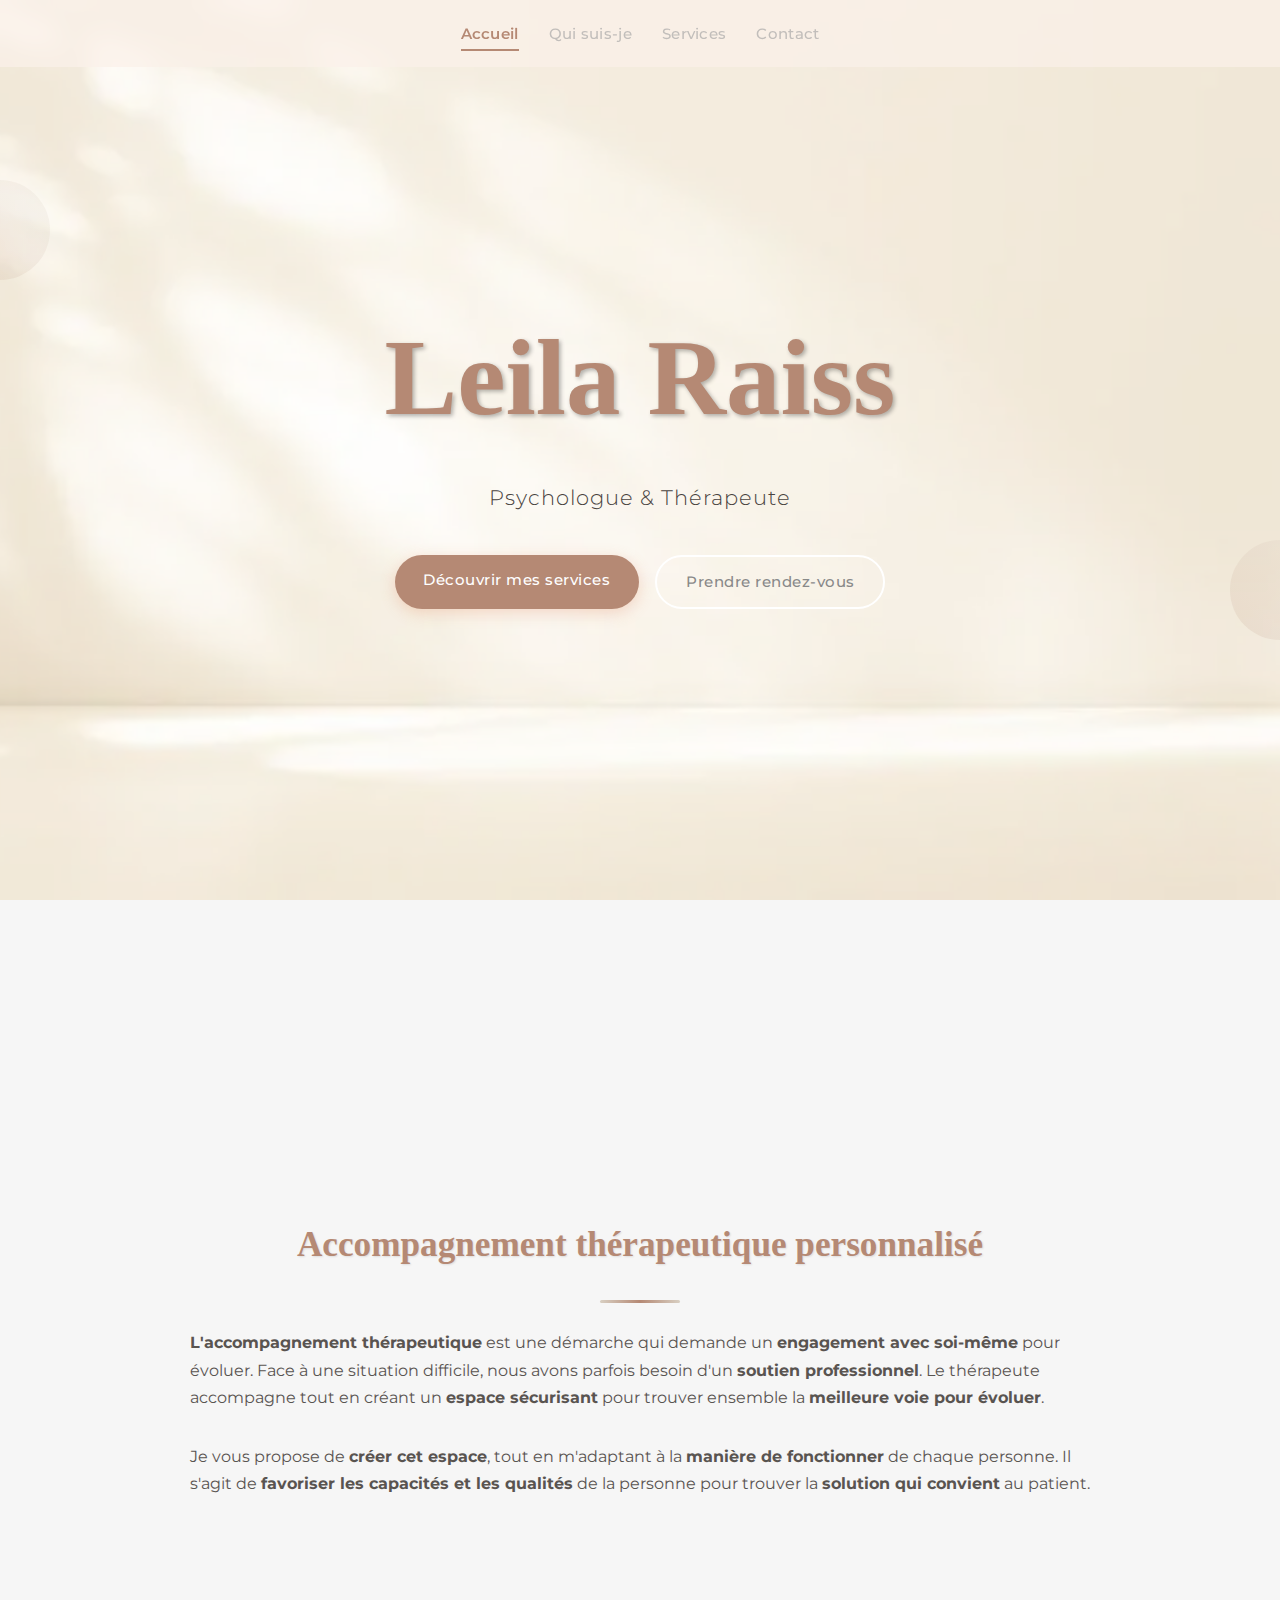
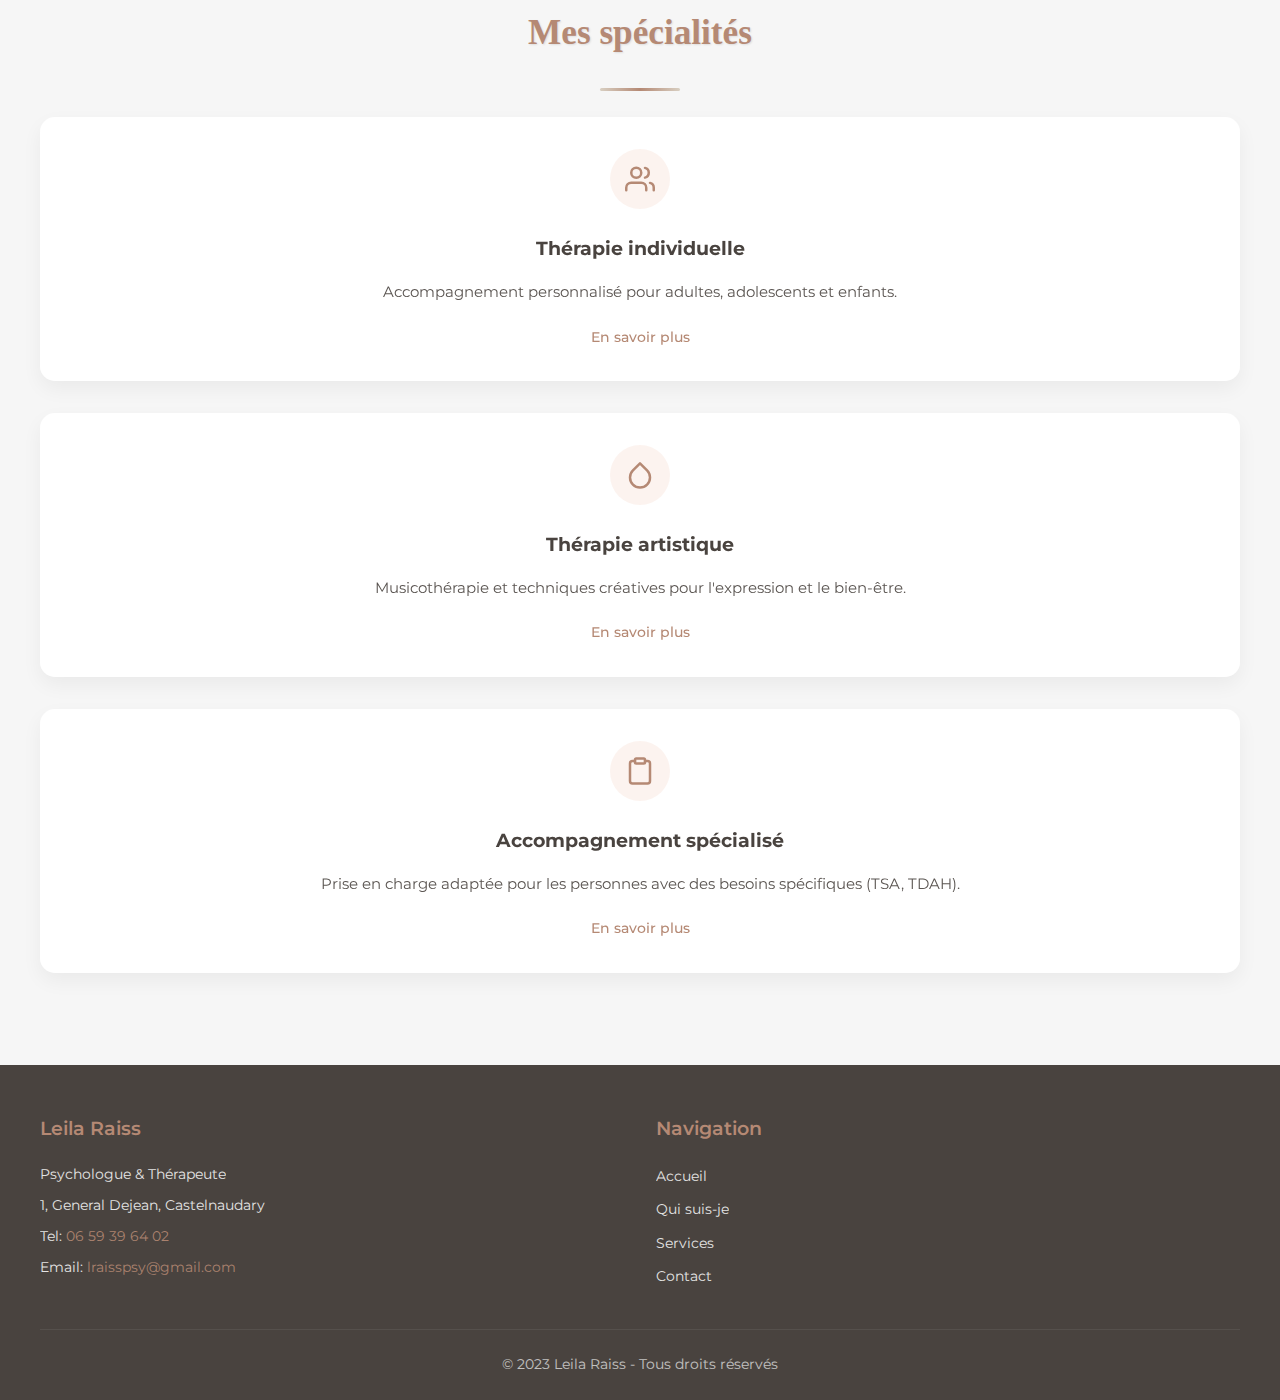
<file: index.html>
<!DOCTYPE html>
<html lang="fr">
<head>
    <link rel="preconnect" href="https://fonts.googleapis.com">
    <link rel="preconnect" href="https://fonts.gstatic.com" crossorigin>
    <link href="https://fonts.googleapis.com/css2?family=Knewave&family=Montserrat:wght@300;400;500;600;700&display=swap" rel="stylesheet">
    <meta charset="UTF-8">
    <meta name="viewport" content="width=device-width, initial-scale=1.0">
    <title>Leila Raiss - Psychologue</title>
    <link rel="stylesheet" href="Styles-leila.css">
    <script src="script.js" defer></script>
</head>
<body>
    <!-- Éléments de décorations background -->
    <div class="background-deco deco-left deco-circle"></div>
    <div class="background-deco deco-right deco-circle" style="top: 60%;"></div>

    <header>
        <nav>
            <ul>
                <li><a href="index.html" class="nav-link active">Accueil</a></li>
                <li><a href="qui-suis-je.html" class="nav-link">Qui suis-je</a></li>
                <li><a href="services.html" class="nav-link">Services</a></li>
                <li><a href="contact.html" class="nav-link">Contact</a></li>
            </ul>
        </nav>
    </header>

    <!-- Section d'accueil avec grande image -->
    <section class="hero-section">
        <div class="hero-content">
            <h1>Leila Raiss</h1>
            <p class="subtitle">Psychologue & Thérapeute</p>
            <div class="hero-buttons">
                <a href="services.html" class="btn btn-primary">Découvrir mes services</a>
                <a href="contact.html" class="btn btn-secondary">Prendre rendez-vous</a>
            </div>
        </div>
    </section>

    <!-- Section Introduction -->
    <section class="content-section intro-section">
        <div class="container">
            <h2 style="margin-top: 2rem;">Accompagnement thérapeutique personnalisé</h2>
            <div class="section-content">
                <p><strong>L'accompagnement thérapeutique</strong> est une démarche qui demande un <strong>engagement avec soi-même</strong> pour évoluer. Face à une situation difficile, nous avons parfois besoin d'un <strong>soutien professionnel</strong>. Le thérapeute accompagne tout en créant un <strong>espace sécurisant</strong> pour trouver ensemble la <strong>meilleure voie pour évoluer</strong>.</p>
                <p>Je vous propose de <strong>créer cet espace</strong>, tout en m'adaptant à la <strong>manière de fonctionner</strong> de chaque personne. Il s'agit de <strong>favoriser les capacités et les qualités</strong> de la personne pour trouver la <strong>solution qui convient</strong> au patient.</p>
            </div>
        </div>
    </section>

    <!-- Section Spécialités -->
    <section class="content-section specialites-section">
        <div class="container">
            <h2>Mes spécialités</h2>
            <div class="specialites-grid">
                <div class="specialite-card">
                    <div class="specialite-icon">
                        <svg xmlns="http://www.w3.org/2000/svg" viewBox="0 0 24 24" fill="none" stroke="currentColor" stroke-width="2" stroke-linecap="round" stroke-linejoin="round">
                            <path d="M17 21v-2a4 4 0 0 0-4-4H5a4 4 0 0 0-4 4v2"></path>
                            <circle cx="9" cy="7" r="4"></circle>
                            <path d="M23 21v-2a4 4 0 0 0-3-3.87"></path>
                            <path d="M16 3.13a4 4 0 0 1 0 7.75"></path>
                        </svg>
                    </div>
                    <h3>Thérapie individuelle</h3>
                    <p>Accompagnement personnalisé pour adultes, adolescents et enfants.</p>
                    <a href="services.html#individuelle" class="btn-link">En savoir plus</a>
                </div>
                <div class="specialite-card">
                    <div class="specialite-icon">
                        <svg xmlns="http://www.w3.org/2000/svg" viewBox="0 0 24 24" fill="none" stroke="currentColor" stroke-width="2" stroke-linecap="round" stroke-linejoin="round">
                            <path d="M12 2.69l5.66 5.66a8 8 0 1 1-11.31 0z"></path>
                        </svg>
                    </div>
                    <h3>Thérapie artistique</h3>
                    <p>Musicothérapie et techniques créatives pour l'expression et le bien-être.</p>
                    <a href="services.html#artistique" class="btn-link">En savoir plus</a>
                </div>
                <div class="specialite-card">
                    <div class="specialite-icon">
                        <svg xmlns="http://www.w3.org/2000/svg" viewBox="0 0 24 24" fill="none" stroke="currentColor" stroke-width="2" stroke-linecap="round" stroke-linejoin="round">
                            <path d="M16 4h2a2 2 0 0 1 2 2v14a2 2 0 0 1-2 2H6a2 2 0 0 1-2-2V6a2 2 0 0 1 2-2h2"></path>
                            <rect x="8" y="2" width="8" height="4" rx="1" ry="1"></rect>
                        </svg>
                    </div>
                    <h3>Accompagnement spécialisé</h3>
                    <p>Prise en charge adaptée pour les personnes avec des besoins spécifiques (TSA, TDAH).</p>
                    <a href="services.html#specialise" class="btn-link">En savoir plus</a>
                </div>
            </div>
        </div>
    </section>

    <footer>
        <div class="container">
            <div class="footer-content">
                <div class="footer-info">
                    <h3>Leila Raiss</h3>
                    <p>Psychologue & Thérapeute</p>
                    <p>1, General Dejean, Castelnaudary</p>
                    <p>Tel: <a href="tel:0659396402">06 59 39 64 02</a></p>
                    <p>Email: <a href="mailto:lraisspsy@gmail.com">lraisspsy@gmail.com</a></p>
                </div>
                <div class="footer-nav">
                    <h3>Navigation</h3>
                    <ul>
                        <li><a href="index.html">Accueil</a></li>
                        <li><a href="qui-suis-je.html">Qui suis-je</a></li>
                        <li><a href="services.html">Services</a></li>
                        <li><a href="contact.html">Contact</a></li>
                    </ul>
                </div>
            </div>
            <div class="footer-bottom">
                <p>&copy; 2023 Leila Raiss - Tous droits réservés</p>
            </div>
        </div>
    </footer>
</body>
</html>
</file>
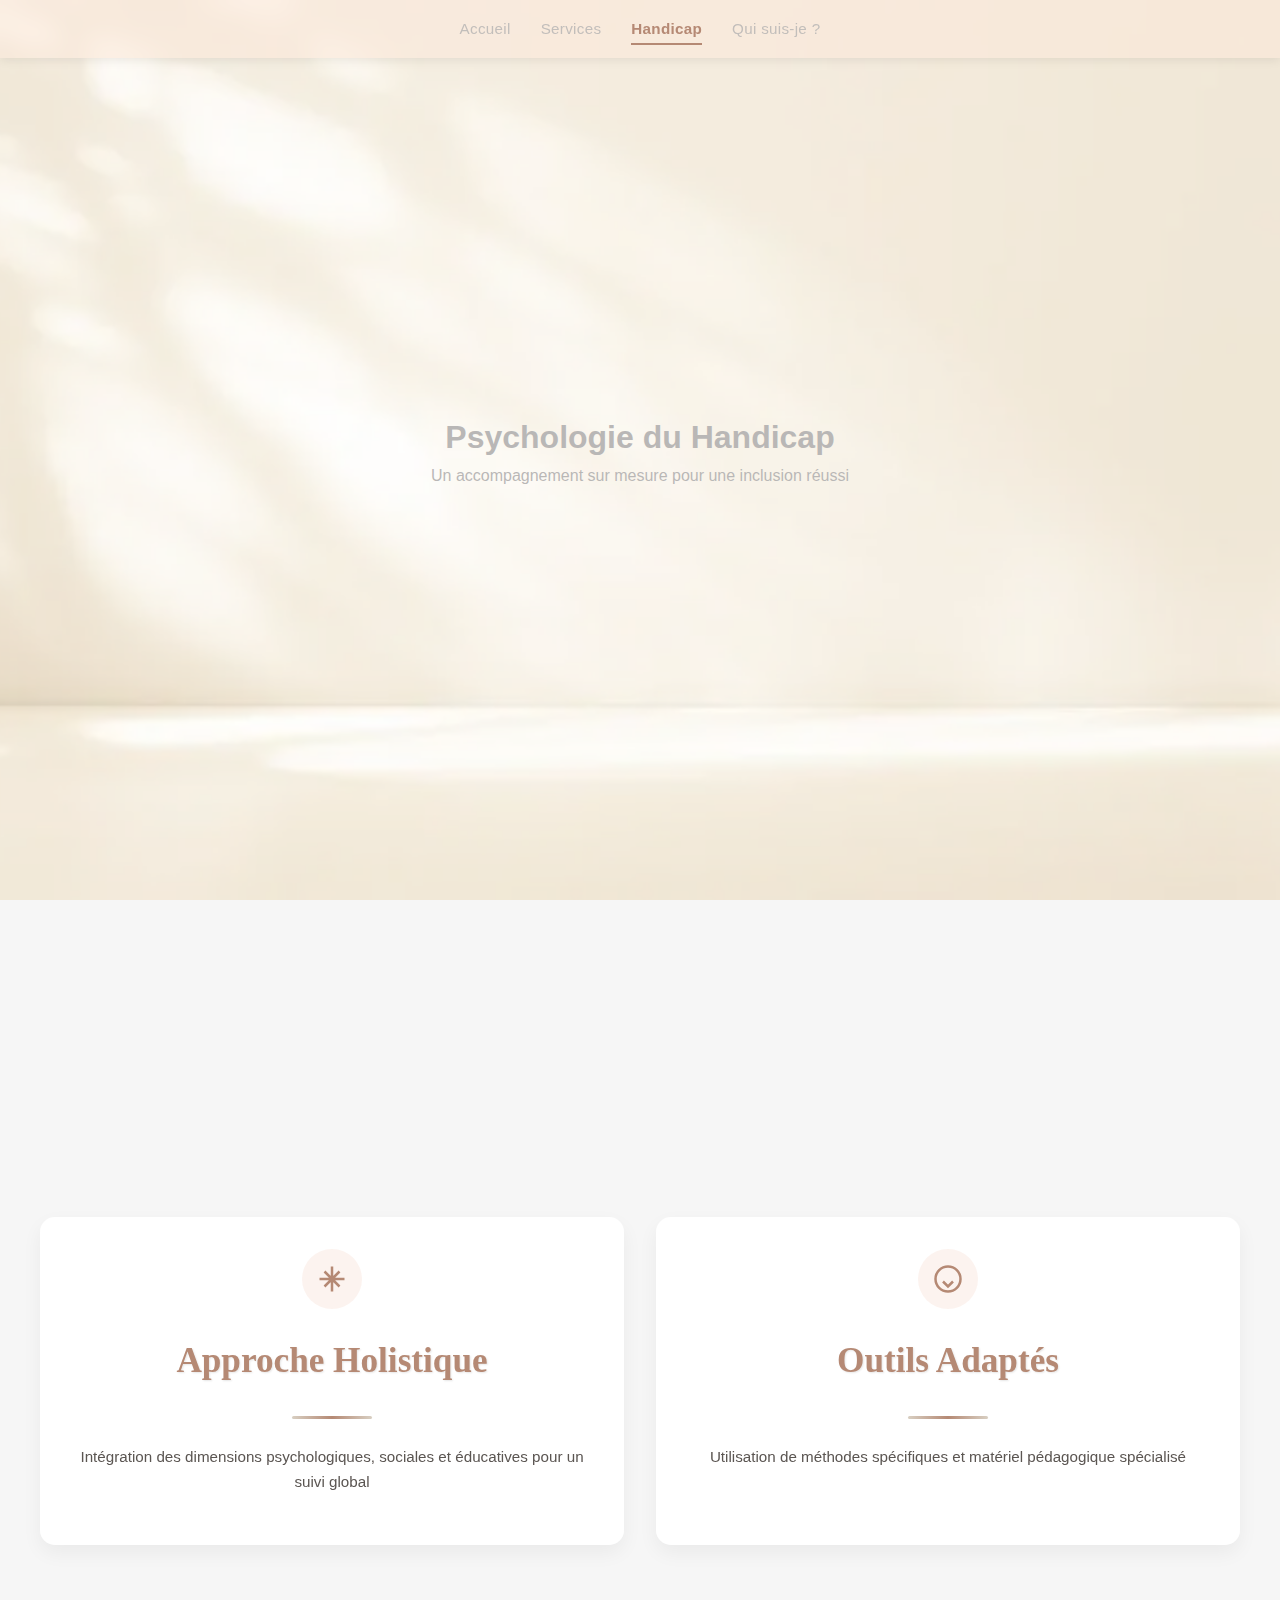
<file: psychologie-handicap.html>
<!DOCTYPE html>
<html lang="fr">
<head>
    <meta charset="UTF-8">
    <meta name="viewport" content="width=device-width, initial-scale=1.0">
    <title>Psychologie du Handicap - Leila Raiss</title>
    <link rel="stylesheet" href="Styles-leila.css">
</head>
<body>
    <header class="header-scrolled">
        <div class="container">
            <nav>
                <ul>
                    <li><a href="index.html" class="nav-link">Accueil</a></li>
                    <li><a href="services.html" class="nav-link">Services</a></li>
                    <li><a href="psychologie-handicap.html" class="nav-link active">Handicap</a></li>
                    <li><a href="qui-suis-je.html" class="nav-link">Qui suis-je ?</a></li>
                </ul>
            </nav>
        </div>
    </header>

    <section class="hero-section specialite-hero">
        <div class="hero-overlay">
            <h1>Psychologie du Handicap</h1>
            <p>Un accompagnement sur mesure pour une inclusion réussi</p>
        </div>
    </section>

    <section class="content-section">
        <div class="container">
            <div class="specialite-grid">
                <div class="specialite-card highlight">
                    <div class="specialite-icon">
                        <svg xmlns="http://www.w3.org/2000/svg" viewBox="0 0 24 24" fill="none" stroke="currentColor" stroke-width="2">
                            <path d="M12 2v20M2 12h20M6 6l12 12M6 18l12-12"/>
                        </svg>
                    </div>
                    <h2>Approche Holistique</h2>
                    <p>Intégration des dimensions psychologiques, sociales et éducatives pour un suivi global</p>
                </div>

                <div class="specialite-card">
                    <div class="specialite-icon">
                        <svg xmlns="http://www.w3.org/2000/svg" viewBox="0 0 24 24" fill="none" stroke="currentColor" stroke-width="2">
                            <circle cx="12" cy="12" r="10"/>
                            <path d="M8 14l4 4 4-4"/>
                        </svg>
                    </div>
                    <h2>Outils Adaptés</h2>
                    <p>Utilisation de méthodes spécifiques et matériel pédagogique spécialisé</p>
                </div>
            </div>
        </div>
    </section>

    <footer>
        <!-- Footer standard -->
    </footer>
    <script src="script.js"></script>
</body>
</html>
</file>
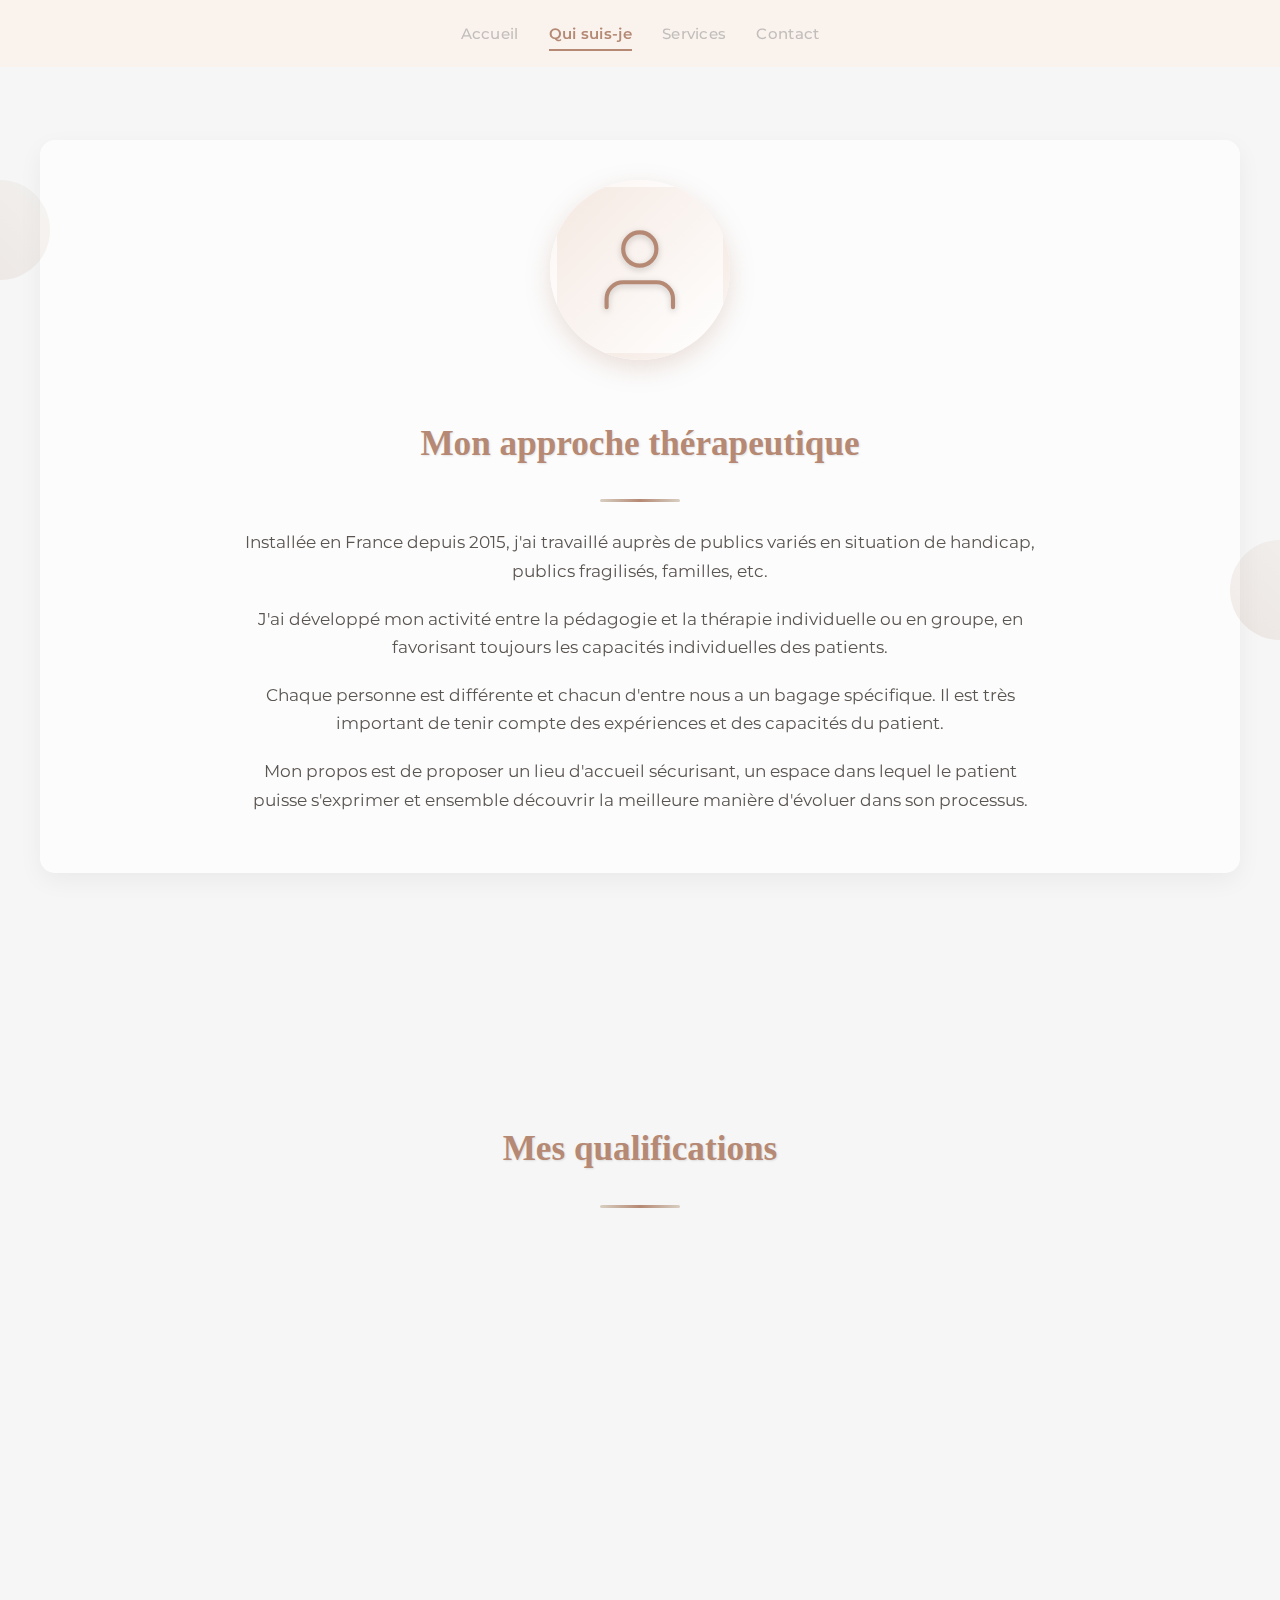
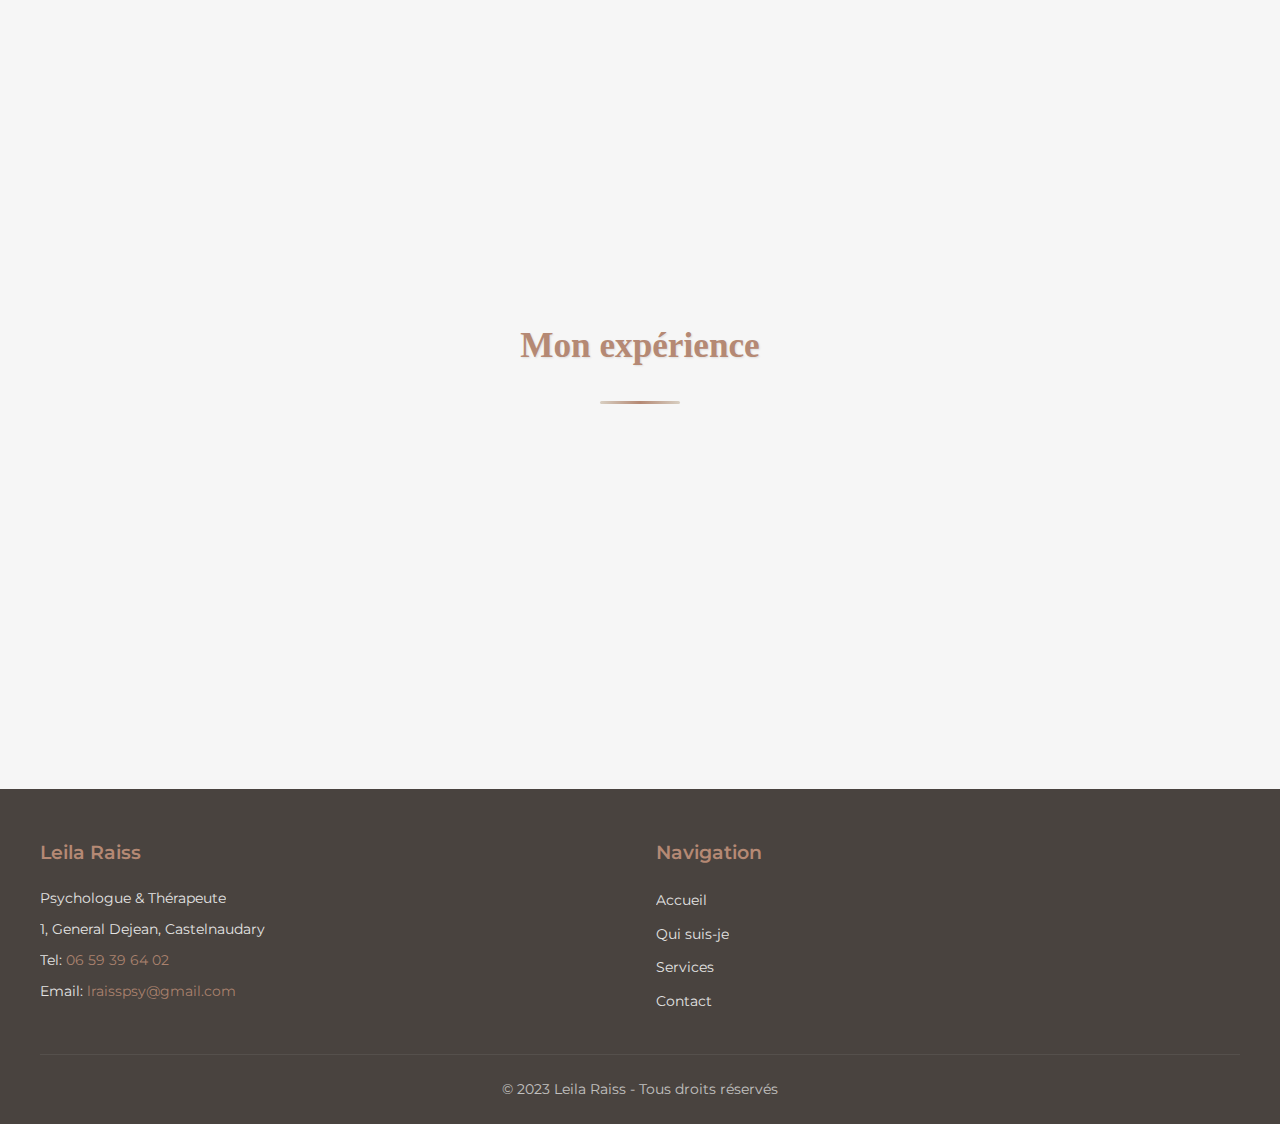
<file: qui-suis-je.html>
<!DOCTYPE html>
<html lang="fr">
<head>
    <link rel="preconnect" href="https://fonts.googleapis.com">
    <link rel="preconnect" href="https://fonts.gstatic.com" crossorigin>
    <link href="https://fonts.googleapis.com/css2?family=Knewave&family=Montserrat:wght@300;400;500;600;700&display=swap" rel="stylesheet">
    <meta charset="UTF-8">
    <meta name="viewport" content="width=device-width, initial-scale=1.0">
    <title>Qui suis-je - Leila Raiss</title>
    <link rel="stylesheet" href="Styles-leila.css">
    <script src="script.js" defer></script>
</head>
<body>
    <!-- Éléments de décorations background -->
    <div class="background-deco deco-left deco-circle"></div>
    <div class="background-deco deco-right deco-circle" style="top: 60%;"></div>

    <header>
        <nav>
            <ul>
                <li><a href="index.html" class="nav-link">Accueil</a></li>
                <li><a href="qui-suis-je.html" class="nav-link active">Qui suis-je</a></li>
                <li><a href="services.html" class="nav-link">Services</a></li>
                <li><a href="contact.html" class="nav-link">Contact</a></li>
            </ul>
        </nav>
    </header>

    <!-- Section Bannière -->

    <!-- Section Présentation -->
    <section class="content-section2">
        <div class="container">
            <div class="profile-container">
                <div class="profile-image">
                    <!-- Emplacement pour une photo professionnelle -->
                    <div class="profile-placeholder">
                        <svg xmlns="http://www.w3.org/2000/svg" viewBox="0 0 24 24" fill="none" stroke="currentColor" stroke-width="1" stroke-linecap="round" stroke-linejoin="round">
                            <path d="M20 21v-2a4 4 0 0 0-4-4H8a4 4 0 0 0-4 4v2"></path>
                            <circle cx="12" cy="7" r="4"></circle>
                        </svg>
                    </div>
                </div>
                <div class="profile-content">
                    <h2>Mon approche thérapeutique</h2>
                    <p>Installée en France depuis 2015, j'ai travaillé auprès de publics variés en situation de handicap, publics fragilisés, familles, etc.</p>
                    <p>J'ai développé mon activité entre la pédagogie et la thérapie individuelle ou en groupe, en favorisant toujours les capacités individuelles des patients.</p>
                    <p>Chaque personne est différente et chacun d'entre nous a un bagage spécifique. Il est très important de tenir compte des expériences et des capacités du patient.</p>
                    <p>Mon propos est de proposer un lieu d'accueil sécurisant, un espace dans lequel le patient puisse s'exprimer et ensemble découvrir la meilleure manière d'évoluer dans son processus.</p>
                </div>
            </div>
        </div>
    </section>

    <!-- Section Qualifications -->
    <section class="content-section2 qualifications-section">
        <div class="container">
            <h2>Mes qualifications</h2>
            <div class="qualifications-grid fade-in">
                <div class="qualification-card">
                    <div class="qualification-icon">
                        <svg xmlns="http://www.w3.org/2000/svg" viewBox="0 0 24 24" fill="none" stroke="currentColor" stroke-width="2" stroke-linecap="round" stroke-linejoin="round">
                            <path d="M22 10v6M2 10l10-5 10 5-10 5z"/>
                            <path d="M6 12v5c3 3 9 3 12 0v-5"/>
                        </svg>
                    </div>
                    <h3>Formation académique</h3>
                    <ul>
                        <li>Licence de Psychologie par l'Université de Barcelone</li>
                        <li>Licence de Musique spécialité piano par le Conservatoire du Liceu de Barcelone</li>
                    </ul>
                </div>
                <div class="qualification-card">
                    <div class="qualification-icon">
                        <svg xmlns="http://www.w3.org/2000/svg" viewBox="0 0 24 24" fill="none" stroke="currentColor" stroke-width="2" stroke-linecap="round" stroke-linejoin="round">
                            <circle cx="12" cy="12" r="10"/>
                            <path d="M12 8v4l3 3"/>
                        </svg>
                    </div>
                    <h3>Masters spécialisés</h3>
                    <ul>
                        <li>Master en Musicothérapie</li>
                        <li>Master en Techniques d'Intervention Enfance et Adolescence</li>
                        <li>Master en Thérapies de Troisième Génération</li>
                    </ul>
                </div>
                <div class="qualification-card">
                    <div class="qualification-icon">
                        <svg xmlns="http://www.w3.org/2000/svg" viewBox="0 0 24 24" fill="none" stroke="currentColor" stroke-width="2" stroke-linecap="round" stroke-linejoin="round">
                            <path d="M16 4h2a2 2 0 0 1 2 2v14a2 2 0 0 1-2 2H6a2 2 0 0 1-2-2V6a2 2 0 0 1 2-2h2"/>
                            <path d="M12 11h4"/>
                            <path d="M12 16h4"/>
                            <path d="M8 11h.01"/>
                            <path d="M8 16h.01"/>
                        </svg>
                    </div>
                    <h3>Formations complémentaires</h3>
                    <ul>
                        <li>Formation en Techniques d'Intervention en TDAH</li>
                        <li>Formation en Techniques d'Intervention en TSA</li>
                        <li>Formation en Thérapie brève de couple</li>
                        <li>Formation en Thérapie de couple</li>
                    </ul>
                </div>
            </div>
        </div>
    </section>

    <!-- Section Expérience -->
    <section class="content-section2 experience-section">
        <div class="container">
            <h2>Mon expérience</h2>
            <div class="experience-content fade-in">
                <div class="experience-item">
                    <h3>Accompagnement spécialisé</h3>
                    <p>J'ai travaillé auprès d'enfants et adolescents atteints de TSA, TDAH et Troubles du Comportement, développant des approches adaptées à leurs besoins spécifiques.</p>
                </div>
                <div class="experience-item">
                    <h3>Troubles psychiatriques</h3>
                    <p>Je suis intervenue auprès d'un public atteint de Troubles Psychiatriques (Schizophrénie, Trouble bipolaire, etc.), offrant un soutien adapté et personnalisé.</p>
                </div>
                <div class="experience-item">
                    <h3>Thérapie individuelle et de groupe</h3>
                    <p>Les dernières années, j'ai développé mon activité entre la pédagogie et la thérapie individuelle ou en groupe auprès de publics variés.</p>
                </div>
            </div>
        </div>
    </section>

    <footer>
        <div class="container">
            <div class="footer-content">
                <div class="footer-info">
                    <h3>Leila Raiss</h3>
                    <p>Psychologue & Thérapeute</p>
                    <p>1, General Dejean, Castelnaudary</p>
                    <p>Tel: <a href="tel:0659396402">06 59 39 64 02</a></p>
                    <p>Email: <a href="mailto:lraisspsy@gmail.com">lraisspsy@gmail.com</a></p>
                </div>
                <div class="footer-nav">
                    <h3>Navigation</h3>
                    <ul>
                        <li><a href="index.html">Accueil</a></li>
                        <li><a href="qui-suis-je.html">Qui suis-je</a></li>
                        <li><a href="services.html">Services</a></li>
                        <li><a href="contact.html">Contact</a></li>
                    </ul>
                </div>
            </div>
            <div class="footer-bottom">
                <p>&copy; 2023 Leila Raiss - Tous droits réservés</p>
            </div>
        </div>
    </footer>
</body>
</html>
</file>
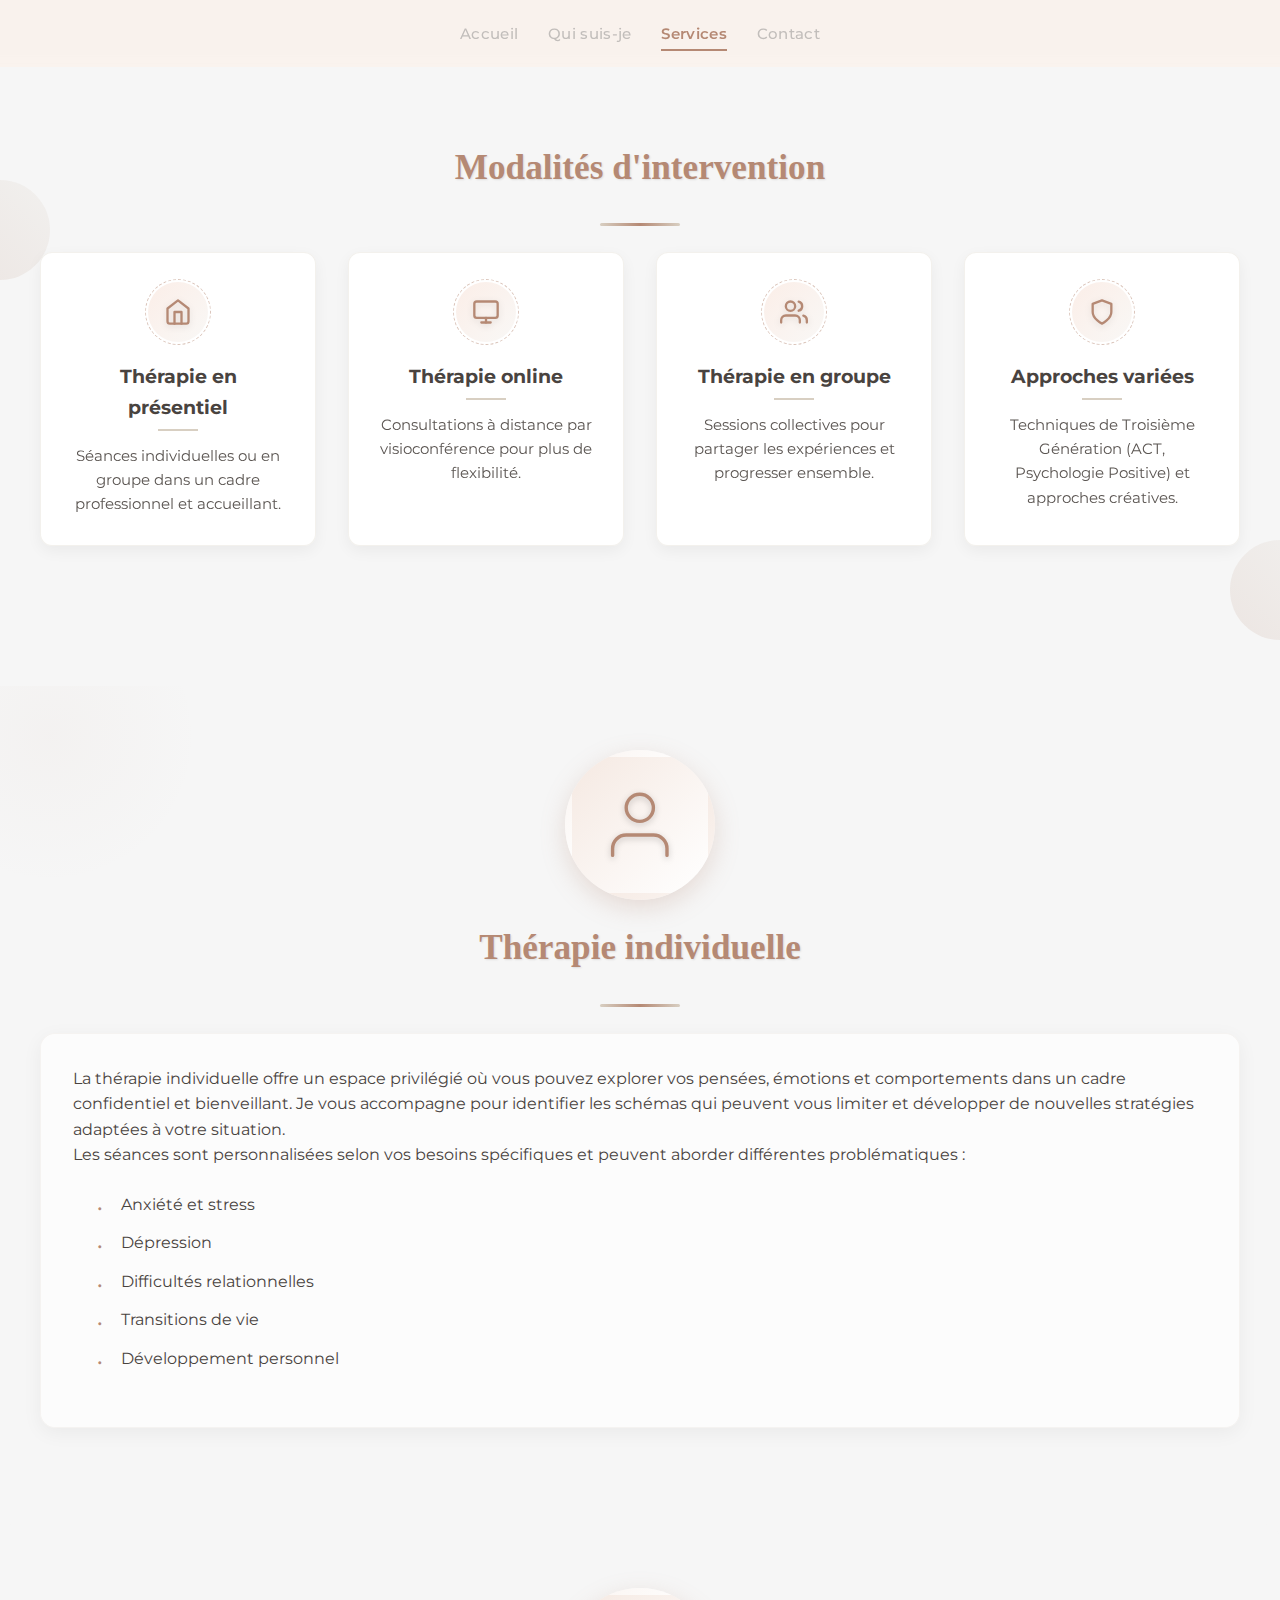
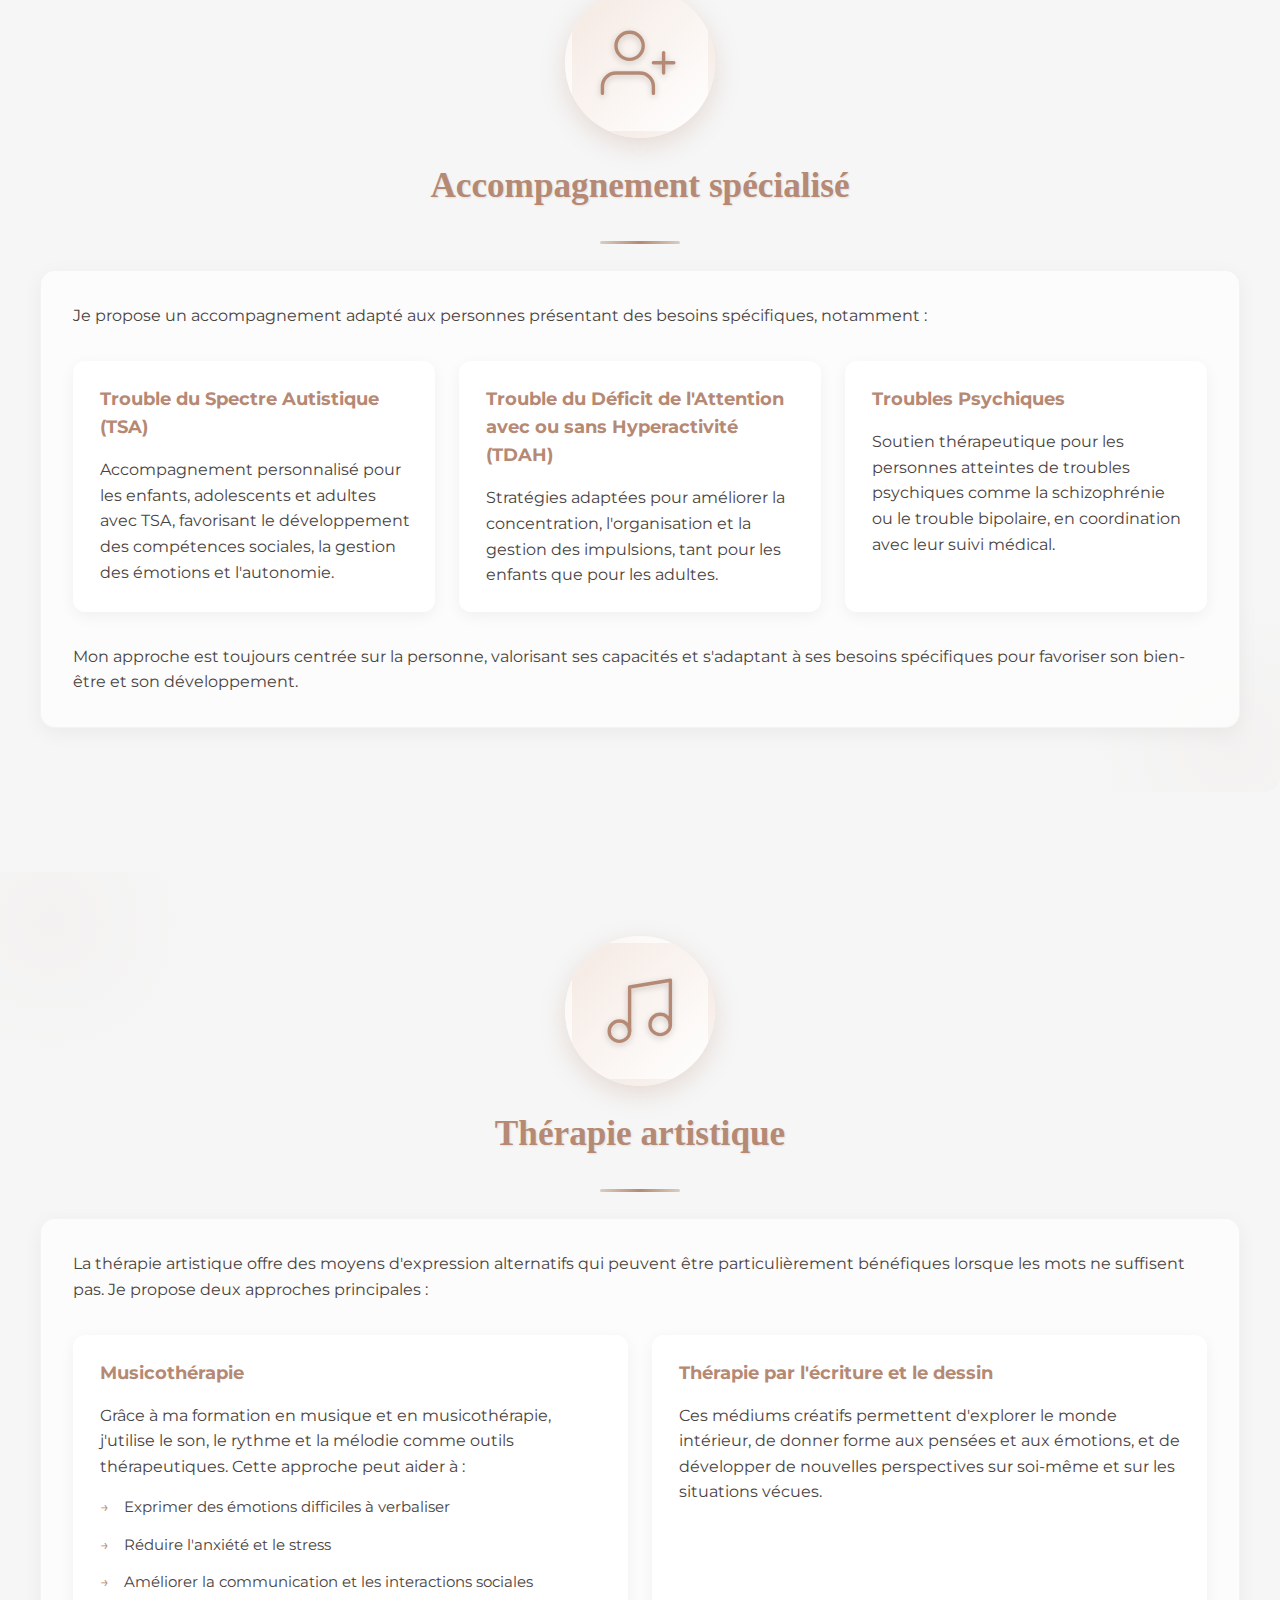
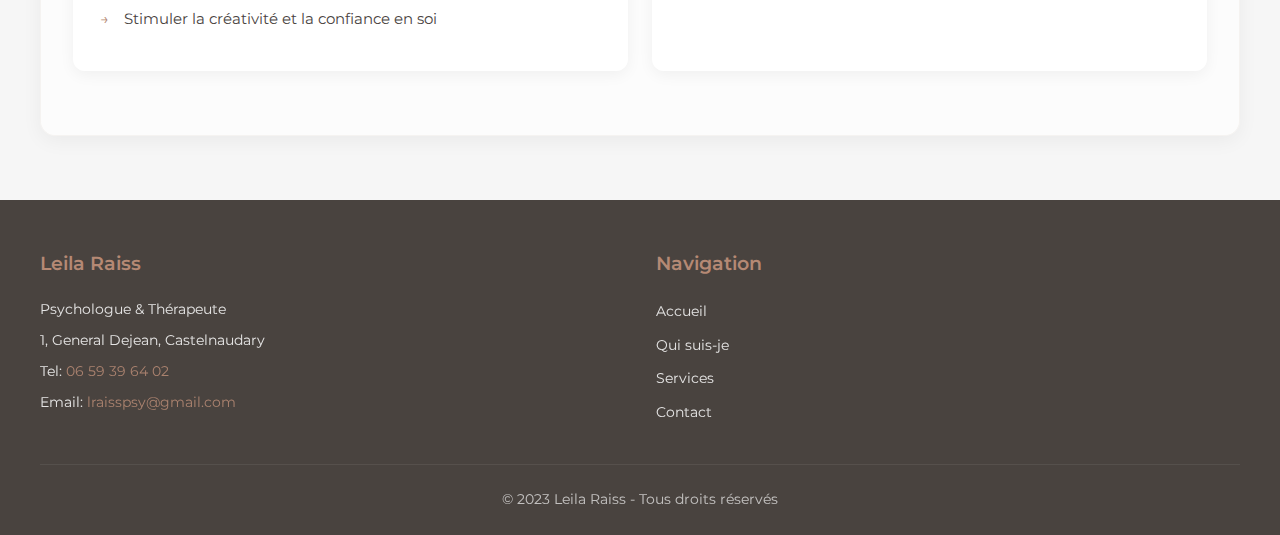
<file: services.html>
<!DOCTYPE html>
<html lang="fr">
<head>
    <link rel="preconnect" href="https://fonts.googleapis.com">
    <link rel="preconnect" href="https://fonts.gstatic.com" crossorigin>
    <link href="https://fonts.googleapis.com/css2?family=Knewave&family=Montserrat:wght@300;400;500;600;700&display=swap" rel="stylesheet">
    <meta charset="UTF-8">
    <meta name="viewport" content="width=device-width, initial-scale=1.0">
    <title>Services - Leila Raiss</title>
    <link rel="stylesheet" href="Styles-leila.css">
    <script src="script.js" defer></script>
</head>
<body>
    <!-- Éléments de décorations background -->
    <div class="background-deco deco-left deco-circle"></div>
    <div class="background-deco deco-right deco-circle" style="top: 60%;"></div>

    <header>
        <nav>
            <ul>
                <li><a href="index.html" class="nav-link">Accueil</a></li>
                <li><a href="qui-suis-je.html" class="nav-link">Qui suis-je</a></li>
                <li><a href="services.html" class="nav-link active">Services</a></li>
                <li><a href="contact.html" class="nav-link">Contact</a></li>
            </ul>
        </nav>
    </header>



    <!-- Section Introduction -->
    <section class="content-section2">
        <div class="container">
            <h2>Modalités d'intervention</h2>
            <div class="modalites-grid">
                <div class="modalite-item">
                    <div class="modalite-icon">
                        <svg xmlns="http://www.w3.org/2000/svg" viewBox="0 0 24 24" fill="none" stroke="currentColor" stroke-width="2" stroke-linecap="round" stroke-linejoin="round">
                            <path d="M3 9l9-7 9 7v11a2 2 0 0 1-2 2H5a2 2 0 0 1-2-2z"></path>
                            <polyline points="9 22 9 12 15 12 15 22"></polyline>
                        </svg>
                    </div>
                    <h3>Thérapie en présentiel</h3>
                    <p>Séances individuelles ou en groupe dans un cadre professionnel et accueillant.</p>
                </div>
                <div class="modalite-item">
                    <div class="modalite-icon">
                        <svg xmlns="http://www.w3.org/2000/svg" viewBox="0 0 24 24" fill="none" stroke="currentColor" stroke-width="2" stroke-linecap="round" stroke-linejoin="round">
                            <rect x="2" y="3" width="20" height="14" rx="2" ry="2"></rect>
                            <line x1="8" y1="21" x2="16" y2="21"></line>
                            <line x1="12" y1="17" x2="12" y2="21"></line>
                        </svg>
                    </div>
                    <h3>Thérapie online</h3>
                    <p>Consultations à distance par visioconférence pour plus de flexibilité.</p>
                </div>
                <div class="modalite-item">
                    <div class="modalite-icon">
                        <svg xmlns="http://www.w3.org/2000/svg" viewBox="0 0 24 24" fill="none" stroke="currentColor" stroke-width="2" stroke-linecap="round" stroke-linejoin="round">
                            <path d="M17 21v-2a4 4 0 0 0-4-4H5a4 4 0 0 0-4 4v2"></path>
                            <circle cx="9" cy="7" r="4"></circle>
                            <path d="M23 21v-2a4 4 0 0 0-3-3.87"></path>
                            <path d="M16 3.13a4 4 0 0 1 0 7.75"></path>
                        </svg>
                    </div>
                    <h3>Thérapie en groupe</h3>
                    <p>Sessions collectives pour partager les expériences et progresser ensemble.</p>
                </div>
                <div class="modalite-item">
                    <div class="modalite-icon">
                        <svg xmlns="http://www.w3.org/2000/svg" viewBox="0 0 24 24" fill="none" stroke="currentColor" stroke-width="2" stroke-linecap="round" stroke-linejoin="round">
                            <path d="M12 22s8-4 8-10V5l-8-3-8 3v7c0 6 8 10 8 10z"></path>
                        </svg>
                    </div>
                    <h3>Approches variées</h3>
                    <p>Techniques de Troisième Génération (ACT, Psychologie Positive) et approches créatives.</p>
                </div>
            </div>
        </div>
    </section>

    <!-- Section Services Détaillés -->
    <section id="individuelle" class="content-section2 service-detail-section">
        <div class="container">
            <div class="service-detail-image">
                <div class="service-image-placeholder">
                    <svg xmlns="http://www.w3.org/2000/svg" viewBox="0 0 24 24" fill="none" stroke="currentColor" stroke-width="1" stroke-linecap="round" stroke-linejoin="round">
                        <path d="M20 21v-2a4 4 0 0 0-4-4H8a4 4 0 0 0-4 4v2"></path>
                        <circle cx="12" cy="7" r="4"></circle>
                    </svg>
                </div>
            </div>
            <h2>Thérapie individuelle</h2>

            <div class="service-detail">
                <div class="service-detail-content">
                    <p>La thérapie individuelle offre un espace privilégié où vous pouvez explorer vos pensées, émotions et comportements dans un cadre confidentiel et bienveillant. Je vous accompagne pour identifier les schémas qui peuvent vous limiter et développer de nouvelles stratégies adaptées à votre situation.</p>
                    <p>Les séances sont personnalisées selon vos besoins spécifiques et peuvent aborder différentes problématiques :</p>
                    <ul class="service-list">
                        <li>Anxiété et stress</li>
                        <li>Dépression</li>
                        <li>Difficultés relationnelles</li>
                        <li>Transitions de vie</li>
                        <li>Développement personnel</li>
                    </ul>
                </div>

            </div>
        </div>
    </section>

    <!-- Section Accompagnement Spécialisé -->
    <section id="specialise" class="content-section2 service-detail-section highlight-section">
        <div class="container">
            <div class="service-detail-image">
                <div class="service-image-placeholder">
                    <svg xmlns="http://www.w3.org/2000/svg" viewBox="0 0 24 24" fill="none" stroke="currentColor" stroke-width="1" stroke-linecap="round" stroke-linejoin="round">
                        <path d="M16 21v-2a4 4 0 0 0-4-4H5a4 4 0 0 0-4 4v2"></path>
                        <circle cx="9" cy="7" r="4"></circle>
                        <path d="M22 12h-6"></path>
                        <path d="M19 15v-6"></path>
                    </svg>
                </div>
            </div>
            <h2>Accompagnement spécialisé</h2>
            <div class="service-detail reverse">

                <div class="service-detail-content">
                    <p>Je propose un accompagnement adapté aux personnes présentant des besoins spécifiques, notamment :</p>
                    <div class="specialised-services">
                        <div class="specialised-service-item">
                            <h3>Trouble du Spectre Autistique (TSA)</h3>
                            <p>Accompagnement personnalisé pour les enfants, adolescents et adultes avec TSA, favorisant le développement des compétences sociales, la gestion des émotions et l'autonomie.</p>
                        </div>
                        <div class="specialised-service-item">
                            <h3>Trouble du Déficit de l'Attention avec ou sans Hyperactivité (TDAH)</h3>
                            <p>Stratégies adaptées pour améliorer la concentration, l'organisation et la gestion des impulsions, tant pour les enfants que pour les adultes.</p>
                        </div>
                        <div class="specialised-service-item">
                            <h3>Troubles Psychiques</h3>
                            <p>Soutien thérapeutique pour les personnes atteintes de troubles psychiques comme la schizophrénie ou le trouble bipolaire, en coordination avec leur suivi médical.</p>
                        </div>
                    </div>
                    <p>Mon approche est toujours centrée sur la personne, valorisant ses capacités et s'adaptant à ses besoins spécifiques pour favoriser son bien-être et son développement.</p>
                </div>
            </div>
        </div>
    </section>

    <!-- Section Thérapie Artistique -->
    <section id="artistique" class="content-section2 service-detail-section">
        <div class="container">
            <div class="service-detail-image">
                <div class="service-image-placeholder">
                    <svg xmlns="http://www.w3.org/2000/svg" viewBox="0 0 24 24" fill="none" stroke="currentColor" stroke-width="1" stroke-linecap="round" stroke-linejoin="round">
                        <path d="M9 18V5l12-2v13"></path>
                        <circle cx="6" cy="18" r="3"></circle>
                        <circle cx="18" cy="16" r="3"></circle>
                    </svg>
                </div>
            </div>
            <h2>Thérapie artistique</h2>
            <div class="service-detail">
                <div class="service-detail-content">
                    <p>La thérapie artistique offre des moyens d'expression alternatifs qui peuvent être particulièrement bénéfiques lorsque les mots ne suffisent pas. Je propose deux approches principales :</p>
                    
                    <div class="art-therapy-types">
                        <div class="art-therapy-item">
                            <h3>Musicothérapie</h3>
                            <p>Grâce à ma formation en musique et en musicothérapie, j'utilise le son, le rythme et la mélodie comme outils thérapeutiques. Cette approche peut aider à :</p>
                            <ul>
                                <li>Exprimer des émotions difficiles à verbaliser</li>
                                <li>Réduire l'anxiété et le stress</li>
                                <li>Améliorer la communication et les interactions sociales</li>
                                <li>Stimuler la créativité et la confiance en soi</li>
                            </ul>
                        </div>
                        <div class="art-therapy-item">
                            <h3>Thérapie par l'écriture et le dessin</h3>
                            <p>Ces médiums créatifs permettent d'explorer le monde intérieur, de donner forme aux pensées et aux émotions, et de développer de nouvelles perspectives sur soi-même et sur les situations vécues.</p>
                        </div>
                    </div>
                </div>

            </div>
        </div>
    </section>

    <footer>
        <div class="container">
            <div class="footer-content">
                <div class="footer-info">
                    <h3>Leila Raiss</h3>
                    <p>Psychologue & Thérapeute</p>
                    <p>1, General Dejean, Castelnaudary</p>
                    <p>Tel: <a href="tel:0659396402">06 59 39 64 02</a></p>
                    <p>Email: <a href="mailto:lraisspsy@gmail.com">lraisspsy@gmail.com</a></p>
                </div>
                <div class="footer-nav">
                    <h3>Navigation</h3>
                    <ul>
                        <li><a href="index.html">Accueil</a></li>
                        <li><a href="qui-suis-je.html">Qui suis-je</a></li>
                        <li><a href="services.html">Services</a></li>
                        <li><a href="contact.html">Contact</a></li>
                    </ul>
                </div>
            </div>
            <div class="footer-bottom">
                <p>&copy; 2023 Leila Raiss - Tous droits réservés</p>
            </div>
        </div>
    </footer>
</body>
</html>
</file>
<file: Styles-leila.css>
:root {
    --couleur-creme: #FAF0E9;
    --couleur-blanc: #f6f6f6;
    --couleur-orange: #b58974;
    --couleur-texte: #49433f;
    --couleur-sable: #d8cfc2;
    --couleur-terre: #a89985;
}

* {
    margin: 0;
    padding: 0;
    box-sizing: border-box;
    font-family: 'Montserrat', sans-serif;
}

body {
    min-height: 100vh;
    background: var(--couleur-blanc);
    position: relative;
    overflow-x: hidden;
    color: var(--couleur-texte);
    line-height: 1.6;
}

/* Éléments de background animés */
.background-deco {
    position: fixed;
    opacity: 0.15;
    z-index: -1;
}

.deco-left {
    left: -50px;
    top: 20%;
    animation: float 6s ease-in-out infinite;
}

.deco-right {
    right: -50px;
    animation: float 6s ease-in-out infinite 2s;
}

.deco-circle {
    width: 100px;
    height: 100px;
    border-radius: 50%;
    background: linear-gradient(45deg, var(--couleur-orange), var(--couleur-sable));
    z-index: 1000;
}

.deco-square {
    width: 100px;
    height: 100px;
    transform: rotate(45deg);
    background: rgba(228, 140, 99, 0.2);
}

header {
    position: fixed;
    top: 0;
    left: 0;
    width: 100%;
    padding: 1.3rem 2rem;
    
    background: rgba(250, 240, 233, 0.694);
    backdrop-filter: blur(8px);
    -webkit-backdrop-filter: blur(8px);
    display: flex;
    justify-content: space-between;
    align-items: center;
    z-index: 1000;
    transition: all 0.3s ease;
    justify-content: center;
}


.header-scrolled {
    padding: 1rem 2rem;
    background: rgba(251, 233, 219, 0.571);
    box-shadow: 0 2px 10px rgba(0, 0, 0, 0.08);
    color: #49433f;
}

.header-hidden {
    transform: translateY(-100%);
    transition: transform 0.3s cubic-bezier(0.4, 0, 0.2, 1);
}

.logo {
    font-size: 1.6rem;
    font-weight: 700;
    color: var(--couleur-orange);
    animation: fadeIn 1s ease-out;
    font-family: "Merriweather", serif;
    text-decoration: none;
}

nav {
    display: flex;
    align-items: center;
}

nav ul {
    display: flex;
    list-style: none;
    margin: 0;
    padding: 0;
}

nav ul li {
    margin: 0 15px;
    position: relative;
}

/* Animation et style améliorés pour les liens de navigation */
.nav-link {
    text-decoration: none;
    color: #c2bebb;
    padding: 8px 0;
    position: relative;
    transition: all 0.3s ease;
    font-weight: 500;
    font-size: 0.95rem;
    letter-spacing: 0.3px;
}

.nav-link::before {
    content: '';
    position: absolute;
    width: 0;
    height: 2px;
    bottom: 0;
    left: 0;
    background-color: var(--couleur-orange);
    visibility: hidden;
    transition: all 0.3s ease;
}

.nav-link:hover {
    color: var(--couleur-orange);
    transform: translateY(-2px);
}

.nav-link:hover::before, .nav-link.active::before {
    visibility: visible;
    width: 100%;
}

.nav-link.active {
    color: var(--couleur-orange);
    font-weight: 600;
}



/* Section Hero avec grande image */
.hero-section {
    height: 100vh;
    width: 100%;
    background-image: url('img/istockphoto-1465053603-612x612.png');
    background-size: cover;
    background-position: center;
    position: fixed;
    top: 0;
    left: 0;
    display: flex;
    align-items: center;
    justify-content: center;
    text-align: center;
    z-index: 1;
}

.hero-section::before {
    content: '';
    position: absolute;
    top: 0;
    left: 0;
    width: 100%;
    height: 100%;
    background-color: rgba(255, 255, 255, 0.621);
    z-index: 0;
}

.hero-content {
    position: relative;
    z-index: 1;
    color: white;
    max-width: 800px;
    padding: 2rem;
}

.hero-content h1 {
    font-size: 6.8rem;
    margin-bottom: 1rem;
    font-family: "Merriweather", serif;
    text-shadow: 2px 2px 4px rgba(0, 0, 0, 0.3);
    color: var(--couleur-orange);
    position: relative;
    display: inline-block;
}

.hero-content h1::after {
    content: '';
    position: absolute;
    bottom: -0px;
    left: 0;
    width: var(--underline-width, 0%);
    height: 3px;
    background-color: var(--couleur-orange);
    transition: width 0.5s ease;
}

.hero-content .subtitle {
    font-size: 1.3rem;
    font-weight: 300;
    margin-bottom: 2.5rem;
    letter-spacing: 1px;
    color: #49433f;
}

.hero-buttons {
    display: flex;
    justify-content: center;
    gap: 1rem;
    flex-wrap: wrap;
}

.btn {
    display: inline-block;
    padding: 0.8rem 1.8rem;
    border-radius: 30px;
    font-weight: 500;
    text-decoration: none;
    transition: all 0.3s ease;
    font-size: 0.95rem;
    letter-spacing: 0.5px;
}

.btn-primary {
    background-color: var(--couleur-orange);
    color: white;
    box-shadow: 0 4px 15px rgba(228, 140, 99, 0.3);
}

.btn-primary:hover {
    background-color: var(--couleur-terre);
    transform: translateY(-3px);
    box-shadow: 0 6px 20px rgba(228, 140, 99, 0.4);
}

.btn-secondary {
    background-color: transparent;
    color: rgb(137, 137, 137);
    border: 2px solid white;
}

.btn-secondary:hover {
    background-color: white;
    color: var(--couleur-texte);
    transform: translateY(-3px);
}

/* Conteneur pour les éléments de contenu */
.content-section {
    padding: 60px 40px;
    position: relative;
    background-color: var(--couleur-blanc);
    z-index: 2;
    margin-top: 125vh;
    margin-bottom: 0;
}

.content-section2 {
    padding: 60px 40px;
    position: relative;
    background-color: var(--couleur-blanc);
    z-index: 2;
    margin-top: 5rem;
    margin-bottom: 0;
}

/* Styles spécifiques pour les sections */
.intro-section {
    padding-bottom: 0;
    margin-bottom: 0;
    height: 30rem;
}

.specialites-section {
    padding-top: 0;
    margin-top: 0;
    padding-bottom: 60px;
}

/* Page Banner */
.page-banner {
    height: 35vh;
    min-height: 250px;
    width: 100%;
    background-image: linear-gradient(135deg, var(--couleur-orange) 0%, var(--couleur-sable) 100%);
    background-size: cover;
    background-position: center;
    display: flex;
    align-items: center;
    justify-content: center;
    position: relative;
    text-align: center;
    margin-top: 80px;
    overflow: hidden;
}

.service-detail-image {
    width: 150px; /* Taille du conteneur rond */
    height: 150px;
    margin: 0 auto 20px;
    position: relative;
    z-index: 1;
    animation: pulse 3s infinite ease-in-out;
}

@keyframes pulse {
    0% { transform: scale(1); }
    50% { transform: scale(1.05); }
    100% { transform: scale(1); }
}

.service-image-placeholder {
    width: 100%;
    height: 100%;
    border-radius: 50%; /* Crée la forme circulaire */
    background: linear-gradient(135deg, #f5e9e2, #ffffff); /* Dégradé subtil */
    display: flex;
    align-items: center;
    justify-content: center;
    overflow: hidden; /* Cache les parties débordantes du SVG */
    border: 7px solid transparent; /* Bordure transparente pour l'effet de gradient */
    box-shadow: 0 8px 25px rgba(181, 137, 116, 0.25); /* Ombre plus prononcée */
    position: relative;
}

.service-image-placeholder::before {
    content: '';
    position: absolute;
    top: -7px;
    left: -7px;
    right: -7px;
    bottom: -7px;
    border-radius: 50%;
    background: linear-gradient(45deg, var(--couleur-orange), var(--couleur-sable));
    z-index: -1;
}

.service-image-placeholder svg {
    width: 60%; /* Taille relative à conteneur */
    height: 60%;
    object-fit: contain; /* Garde le SVG entier et proportionnel */
    color: #b58974; /* Couleur de l'icône */
    filter: drop-shadow(0 2px 3px rgba(0, 0, 0, 0.2)); /* Ombre portée sur l'icône */
    transition: transform 0.3s ease, filter 0.3s ease;
}

.service-image-placeholder:hover svg {
    transform: scale(1.1);
    filter: drop-shadow(0 3px 5px rgba(0, 0, 0, 0.3));
}

.page-banner::before {
    content: '';
    position: absolute;
    top: 0;
    left: 0;
    width: 100%;
    height: 100%;
    background: radial-gradient(circle at center, transparent 0%, rgba(0, 0, 0, 0.1) 100%);
}

.banner-content {
    position: relative;
    z-index: 1;
    color: white;
    max-width: 800px;
    padding: 2rem;
}

.banner-content h1 {
    font-size: 3rem;
    margin-bottom: 1rem;
    font-family: "Merriweather", serif;
    text-shadow: 2px 2px 4px rgba(0, 0, 0, 0.2);
}

.banner-content p {
    font-size: 1.1rem;
    font-weight: 300;
    letter-spacing: 0.5px;
    max-width: 600px;
    margin: 5rem auto;
}

.container {
    max-width: 1200px;
    margin: 0 auto;
    position: relative;
}

@keyframes float {
    0%, 100% { transform: translateY(0); }
    50% { transform: translateY(-100px); }
}

@keyframes fadeIn {
    from { opacity: 0; transform: translateY(-20px); }
    to { opacity: 1; transform: translateY(0); }
}

@keyframes slideInRight {
    from { opacity: 0; transform: translateX(30px); }
    to { opacity: 1; transform: translateX(0); }
}

@keyframes slideInLeft {
    from { opacity: 0; transform: translateX(-30px); }
    to { opacity: 1; transform: translateX(0); }
}

/* Media Queries pour la responsivité */
@media (max-width: 992px) {
    .hero-content h1 {
        font-size: 3.2rem;
    }
    
    .content-section, .content-section2 {
        padding: 60px 30px;
    }
    
    .content-section h2, .content-section2 h2 {
        font-size: 2rem;
    }
}

@media (max-width: 768px) {
    header {
        padding: 0.8rem 1.5rem;
    }
    
    .logo {
        font-size: 1.4rem;
    }
    
    nav ul li {
        margin: 0 10px;
    }
    
    .hero-content h1 {
        font-size: 2.8rem;
    }
    
    .hero-content .subtitle {
        font-size: 1.1rem;
    }
    
    .btn {
        padding: 0.7rem 1.5rem;
        font-size: 0.9rem;
    }
    
    .specialite-grid, .modalites-grid, .qualifications-grid, .experience-content {
        gap: 1.5rem;
    }
    
    .content-section h2, .content-section2 h2 {
        font-size: 1.8rem;
    }
    
    .service-detail-section {
        padding: 3rem 0;
    }
    
    .specialised-services, .art-therapy-types {
        grid-template-columns: 1fr;
    }
    
    .profile-container {
        padding: 1.5rem;
    }
    
    .profile-image {
        width: 150px;
        height: 150px;
    }
    
    .qualification-card, .experience-item {
        padding: 1.5rem;
    }
}

@media (max-width: 576px) {
    .hero-content h1 {
        font-size: 2.5rem;
    }
    
    .hero-buttons {
        flex-direction: column;
        gap: 0.8rem;
    }
    
    .btn {
        width: 100%;
    }
    
    .content-section, .content-section2 {
        padding: 50px 20px;
    }
    
    .specialite-card, .modalite-item, .qualification-card, .experience-item {
        padding: 1.5rem;
    }
    
    .footer-content {
        grid-template-columns: 1fr;
        text-align: center;
    }
    
    .qualifications-grid, .experience-content {
        grid-template-columns: 1fr;
    }
    
    .profile-image {
        width: 120px;
        height: 120px;
    }
    
    .qualification-icon, .experience-icon {
        width: 50px;
        height: 50px;
        margin-bottom: 1rem;
    }
    
    .qualification-icon svg, .experience-icon svg {
        width: 25px;
        height: 25px;
    }
}

/* Animations pour les sections au scroll */
.fade-in {
    opacity: 0;
    transform: translateY(30px);
    transition: opacity 0.8s ease, transform 0.8s ease;
}

.fade-in.visible {
    opacity: 1;
    transform: translateY(0);
}

.service-card {
    opacity: 0;
    transform: translateY(20px);
    transition: opacity 0.5s ease, transform 0.5s ease, box-shadow 0.3s ease;
}

.specialite-card {
    background: rgba(255, 255, 255, 0.95);
    padding: 2rem;
    margin-bottom: 2rem;
    border-radius: 15px;
    text-align: center;
    transition: all 0.3s ease;
    box-shadow: 0 8px 20px rgba(0, 0, 0, 0.05);
    backdrop-filter: blur(8px);
    -webkit-backdrop-filter: blur(8px);
}

.specialite-card:hover {
    transform: translateY(-8px);
    box-shadow: 0 12px 30px rgba(0, 0, 0, 0.08);
}

.specialite-grid {
    display: grid;
    grid-template-columns: repeat(auto-fit, minmax(280px, 1fr));
    gap: 2rem;
    padding: 2rem 0;
}

.specialite-icon {
    width: 60px;
    height: 60px;
    margin: 0 auto 1.5rem;
    display: flex;
    align-items: center;
    justify-content: center;
    background-color: rgba(228, 140, 99, 0.1);
    border-radius: 50%;
    color: var(--couleur-orange);
}

.specialite-icon svg {
    width: 30px;
    height: 30px;
}

.specialite-card h3 {
    margin-bottom: 1rem;
    font-size: 1.2rem;
    color: var(--couleur-texte);
}

.specialite-card p {
    font-size: 0.95rem;
    margin-bottom: 1.2rem;
    color: var(--couleur-texte);
    opacity: 0.9;
}

.btn-link {
    color: var(--couleur-orange);
    text-decoration: none;
    font-weight: 500;
    font-size: 0.9rem;
    transition: all 0.3s ease;
    display: inline-block;
}

.btn-link:hover {
    color: var(--couleur-terre);
    transform: translateX(3px);
}

.service-card.visible {
    opacity: 1;
    transform: translateY(0);
}


/* Styles pour les sections de contenu */
.content-section h2, .content-section2 h2 {
    font-size: 2.2rem;
    margin-bottom: 3.5rem;
    color: var(--couleur-orange);
    text-align: center;
    font-family: "Merriweather", serif;
    position: relative;
    text-shadow: 1px 1px 2px rgba(0, 0, 0, 0.1);
}

.content-section h2::after, .content-section2 h2::after {
    content: '';
    position: absolute;
    bottom: -30px;
    left: 50%;
    transform: translateX(-50%);
    width: 80px;
    height: 3px;
    background: linear-gradient(90deg, var(--couleur-sable), var(--couleur-orange), var(--couleur-sable));
    border-radius: 2px;
    animation: gradient-shift 3s infinite ease-in-out;
}

@keyframes gradient-shift {
    0% { background-position: 0% 50%; }
    50% { background-position: 100% 50%; }
    100% { background-position: 0% 50%; }
}

.section-content {
    margin: 2rem auto;
    line-height: 1.7;
    max-width: 900px;
}

.section-content p {
    margin-bottom: 2rem;
    font-size: 1rem;
    color: var(--couleur-texte);
    opacity: 0.9;
}

/* Styles pour la page Qui suis-je */
.profile-container {
    display: flex;
    flex-direction: column;
    align-items: center;
    gap: 2rem;
    margin-bottom: 3rem;
    background: rgba(255, 255, 255, 0.7);
    padding: 2.5rem;
    border-radius: 15px;
    box-shadow: 0 8px 25px rgba(0, 0, 0, 0.05);
    transition: all 0.3s ease;
    position: relative;
    overflow: hidden;
}

.profile-container::before {
    content: '';
    position: absolute;
    top: 0;
    left: 0;
    width: 5px;
    height: 0;
    background: linear-gradient(to bottom, var(--couleur-orange), var(--couleur-sable));
    transition: height 0.5s ease;
}

.profile-container:hover::before {
    height: 100%;
}

.profile-image {
    width: 180px;
    height: 180px;
    margin: 0 auto 1.5rem;
    position: relative;
    z-index: 1;
    animation: pulse 3s infinite ease-in-out;
}

.profile-placeholder {
    width: 100%;
    height: 100%;
    border-radius: 50%;
    background: linear-gradient(135deg, #f5e9e2, #ffffff);
    display: flex;
    align-items: center;
    justify-content: center;
    overflow: hidden;
    border: 7px solid transparent;
    box-shadow: 0 8px 25px rgba(181, 137, 116, 0.25);
    position: relative;
}

.profile-placeholder::before {
    content: '';
    position: absolute;
    top: -7px;
    left: -7px;
    right: -7px;
    bottom: -7px;
    border-radius: 50%;
    background: linear-gradient(45deg, var(--couleur-orange), var(--couleur-sable));
    z-index: -1;
}

.profile-placeholder svg {
    width: 60%;
    height: 60%;
    object-fit: contain;
    color: #b58974;
    filter: drop-shadow(0 2px 3px rgba(0, 0, 0, 0.2));
    transition: transform 0.3s ease, filter 0.3s ease;
}

.profile-placeholder:hover svg {
    transform: scale(1.1);
    filter: drop-shadow(0 3px 5px rgba(0, 0, 0, 0.3));
}

.profile-content {
    text-align: center;
    max-width: 800px;
}

.profile-content p {
    margin-bottom: 1.2rem;
    font-size: 1.05rem;
    line-height: 1.7;
    opacity: 0.9;
    transition: opacity 0.3s ease;
}

.profile-content p:hover {
    opacity: 1;
}

/* Styles pour la section qualifications */
.qualifications-grid {
    display: grid;
    grid-template-columns: repeat(auto-fit, minmax(280px, 1fr));
    gap: 2rem;
    margin-top: 3rem;
}

.qualification-card {
    background: rgba(255, 255, 255, 0.95);
    padding: 2rem;
    border-radius: 15px;
    text-align: center;
    transition: all 0.3s ease;
    box-shadow: 0 8px 20px rgba(0, 0, 0, 0.05);
    backdrop-filter: blur(8px);
    -webkit-backdrop-filter: blur(8px);
    position: relative;
    overflow: hidden;
    border: 1px solid rgba(216, 207, 194, 0.2);
    opacity: 0;
    transform: translateY(20px);
}

.qualification-card.visible {
    opacity: 1;
    transform: translateY(0);
}

.qualification-card::before {
    content: '';
    position: absolute;
    top: 0;
    left: 0;
    width: 100%;
    height: 4px;
    background: linear-gradient(90deg, var(--couleur-sable), var(--couleur-orange));
    transform: scaleX(0);
    transform-origin: left;
    transition: transform 0.4s ease;
}

.qualification-card:hover {
    transform: translateY(-8px);
    box-shadow: 0 12px 30px rgba(0, 0, 0, 0.08);
    border-color: rgba(181, 137, 116, 0.3);
}

.qualification-card:hover::before {
    transform: scaleX(1);
}

.qualification-icon {
    width: 70px;
    height: 70px;
    margin: 0 auto 1.5rem;
    display: flex;
    align-items: center;
    justify-content: center;
    background: linear-gradient(135deg, rgba(228, 140, 99, 0.15), rgba(216, 207, 194, 0.15));
    border-radius: 50%;
    color: var(--couleur-orange);
    position: relative;
    transition: all 0.3s ease;
}

.qualification-icon::after {
    content: '';
    position: absolute;
    top: -3px;
    left: -3px;
    right: -3px;
    bottom: -3px;
    border-radius: 50%;
    border: 1px dashed var(--couleur-orange);
    opacity: 0.5;
    transition: all 0.3s ease;
}

.qualification-card:hover .qualification-icon {
    transform: rotate(5deg);
}

.qualification-card:hover .qualification-icon::after {
    transform: scale(1.1) rotate(-5deg);
    opacity: 0.7;
}

.qualification-icon svg {
    width: 35px;
    height: 35px;
    filter: drop-shadow(0 2px 3px rgba(0, 0, 0, 0.1));
    transition: all 0.3s ease;
}

.qualification-card:hover .qualification-icon svg {
    transform: scale(1.1);
    filter: drop-shadow(0 3px 4px rgba(0, 0, 0, 0.2));
}

.qualification-card h3 {
    margin-bottom: 1.2rem;
    font-size: 1.3rem;
    color: var(--couleur-texte);
    position: relative;
    display: inline-block;
    padding-bottom: 8px;
}

.qualification-card h3::after {
    content: '';
    position: absolute;
    bottom: 0;
    left: 50%;
    transform: translateX(-50%);
    width: 40px;
    height: 2px;
    background-color: var(--couleur-sable);
    transition: width 0.3s ease, background-color 0.3s ease;
}

.qualification-card:hover h3::after {
    width: 60px;
    background-color: var(--couleur-orange);
}

.qualification-card ul {
    list-style: none;
    padding-left: 0;
    text-align: left;
}

.qualification-card li {
    position: relative;
    padding-left: 1.5rem;
    margin-bottom: 0.8rem;
    font-size: 1rem;
    transition: transform 0.3s ease, color 0.3s ease;
}

.qualification-card li:hover {
    transform: translateX(5px);
    color: var(--couleur-orange);
}

.qualification-card li::before {
    content: '•';
    position: absolute;
    left: 0;
    color: var(--couleur-orange);
    font-size: 1.2rem;
}

/* Styles pour la section expérience */
.experience-content {
    display: grid;
    grid-template-columns: repeat(auto-fit, minmax(280px, 1fr));
    gap: 2rem;
    margin-top: 3rem;
}

.experience-item {
    background: rgba(255, 255, 255, 0.95);
    padding: 2rem;
    border-radius: 15px;
    transition: all 0.3s ease;
    box-shadow: 0 8px 20px rgba(0, 0, 0, 0.05);
    backdrop-filter: blur(8px);
    -webkit-backdrop-filter: blur(8px);
    position: relative;
    overflow: hidden;
    border: 1px solid rgba(216, 207, 194, 0.2);
    opacity: 0;
    transform: translateY(20px);
}

.experience-item.visible {
    opacity: 1;
    transform: translateY(0);
}

.experience-item::before {
    content: '';
    position: absolute;
    top: 0;
    left: 0;
    width: 4px;
    height: 0;
    background: linear-gradient(to bottom, var(--couleur-orange), var(--couleur-sable));
    transition: height 0.4s ease;
}

.experience-item:hover {
    transform: translateY(-8px);
    box-shadow: 0 12px 30px rgba(0, 0, 0, 0.08);
    border-color: rgba(181, 137, 116, 0.3);
}

.experience-item:hover::before {
    height: 100%;
}

.experience-item h3 {
    margin-bottom: 1rem;
    font-size: 1.3rem;
    color: var(--couleur-orange);
    position: relative;
    display: inline-block;
    padding-bottom: 8px;
}

.experience-item h3::after {
    content: '';
    position: absolute;
    bottom: 0;
    left: 0;
    width: 40px;
    height: 2px;
    background-color: var(--couleur-sable);
    transition: width 0.3s ease, background-color 0.3s ease;
}

.experience-item:hover h3::after {
    width: 100%;
    background-color: var(--couleur-orange);
}

.experience-item p {
    font-size: 1.05rem;
    line-height: 1.7;
    color: var(--couleur-texte);
    opacity: 0.9;
    transition: opacity 0.3s ease;
}

.experience-item:hover p {
    opacity: 1;
}

/* Styles pour la section modalités */
.modalites {
    background-color: var(--couleur-creme);
    padding: 2rem;
    border-radius: 10px;
    margin: 2rem 0;
    box-shadow: 0 5px 15px rgba(0, 0, 0, 0.05);
}

.modalites h3 {
    margin-bottom: 1.5rem;
    color: var(--couleur-texte);
    font-size: 1.3rem;
}

.modalites ul {
    list-style: none;
    margin-left: 1rem;
}

.modalites li {
    margin-bottom: 0.8rem;
    font-size: 1.1rem;
}

.modalites-grid {
    display: grid;
    grid-template-columns: repeat(auto-fit, minmax(250px, 1fr));
    gap: 2rem;
    margin-top: 3rem;
}

.modalite-item {
    background: rgba(255, 255, 255, 0.95);
    padding: 1.8rem;
    border-radius: 12px;
    text-align: center;
    transition: all 0.3s ease;
    box-shadow: 0 5px 15px rgba(0, 0, 0, 0.05);
    position: relative;
    overflow: hidden;
    border: 1px solid rgba(216, 207, 194, 0.3);
}

.modalite-item::before {
    content: '';
    position: absolute;
    top: 0;
    left: 0;
    width: 100%;
    height: 4px;
    background: linear-gradient(90deg, var(--couleur-sable), var(--couleur-orange));
    transform: scaleX(0);
    transform-origin: left;
    transition: transform 0.4s ease;
}

.modalite-item:hover {
    transform: translateY(-5px);
    box-shadow: 0 8px 25px rgba(0, 0, 0, 0.08);
    border-color: rgba(181, 137, 116, 0.3);
}

.modalite-item:hover::before {
    transform: scaleX(1);
}

.modalite-icon {
    width: 60px;
    height: 60px;
    margin: 0 auto 1.2rem;
    display: flex;
    align-items: center;
    justify-content: center;
    background: linear-gradient(135deg, rgba(228, 140, 99, 0.15), rgba(216, 207, 194, 0.15));
    border-radius: 50%;
    color: var(--couleur-orange);
    position: relative;
    transition: all 0.3s ease;
}

.modalite-icon::after {
    content: '';
    position: absolute;
    top: -3px;
    left: -3px;
    right: -3px;
    bottom: -3px;
    border-radius: 50%;
    border: 1px dashed var(--couleur-orange);
    opacity: 0.5;
    transition: all 0.3s ease;
}

.modalite-item:hover .modalite-icon {
    transform: rotate(5deg);
}

.modalite-item:hover .modalite-icon::after {
    transform: scale(1.1) rotate(-5deg);
    opacity: 0.7;
}

.modalite-icon svg {
    width: 28px;
    height: 28px;
    filter: drop-shadow(0 2px 3px rgba(0, 0, 0, 0.1));
    transition: all 0.3s ease;
}

.modalite-item:hover .modalite-icon svg {
    transform: scale(1.1);
    filter: drop-shadow(0 3px 4px rgba(0, 0, 0, 0.2));
}

.modalite-item h3 {
    margin-bottom: 0.8rem;
    font-size: 1.2rem;
    color: var(--couleur-texte);
    position: relative;
    display: inline-block;
    padding-bottom: 8px;
}

.modalite-item h3::after {
    content: '';
    position: absolute;
    bottom: 0;
    left: 50%;
    transform: translateX(-50%);
    width: 40px;
    height: 2px;
    background-color: var(--couleur-sable);
    transition: width 0.3s ease;
}

.modalite-item:hover h3::after {
    width: 60px;
    background-color: var(--couleur-orange);
}

.modalite-item p {
    font-size: 0.95rem;
    color: var(--couleur-texte);
    opacity: 0.9;
    line-height: 1.6;
    transition: all 0.3s ease;
}

.modalite-item:hover p {
    opacity: 1;
}

/* Styles pour la section Qui suis-je */
.qualifications {
    margin-bottom: 2rem;
}

.qualifications ul {
    list-style: none;
}

.qualifications li {
    margin-bottom: 0.8rem;
    padding-left: 1.5rem;
    position: relative;
    font-size: 1.1rem;
}

.qualifications li::before {
    content: '•';
    position: absolute;
    left: 0;
    color: var(--couleur-orange);
}

.experience p {
    margin-bottom: 1rem;
    font-size: 1.1rem;
}

/* Styles pour les cartes de services */
.services-grid {
    display: grid;
    grid-template-columns: repeat(auto-fit, minmax(250px, 1fr));
    gap: 2rem;
    margin-top: 3rem;
}

/* Styles pour les sections de services détaillés */
.service-detail-section {
    padding: 4rem 0;
    position: relative;
    overflow: hidden;
}

.service-detail-section::before {
    content: '';
    position: absolute;
    width: 300px;
    height: 300px;
    border-radius: 50%;
    background: radial-gradient(circle, rgba(181, 137, 116, 0.05) 0%, rgba(255, 255, 255, 0) 70%);
    z-index: -1;
    opacity: 0.8;
}

.service-detail-section:nth-child(odd)::before {
    top: -100px;
    left: -100px;
}

.service-detail-section:nth-child(even)::before {
    bottom: -100px;
    right: -100px;
}

.highlight-section {
    border-radius: 15px;
    margin: 2rem 0;
}

.service-detail {
    display: flex;
    flex-direction: column;
    align-items: center;
    gap: 2rem;
    margin-top: 2rem;
    position: relative;
}

.service-detail-content {
    background: rgba(255, 255, 255, 0.7);
    padding: 2rem;
    border-radius: 15px;
    box-shadow: 0 5px 20px rgba(0, 0, 0, 0.05);
    border: 1px solid rgba(216, 207, 194, 0.2);
    transition: all 0.3s ease;
    position: relative;
    z-index: 1;
}

.service-detail-content:hover {
    transform: translateY(-5px);
    box-shadow: 0 8px 25px rgba(0, 0, 0, 0.08);
    border-color: rgba(181, 137, 116, 0.3);
}

.service-detail.reverse {
    flex-direction: column;
}

.service-list {
    list-style: none;
    padding-left: 1.5rem;
    margin: 1.5rem 0;
}

.service-list li {
    position: relative;
    padding-left: 1.5rem;
    margin-bottom: 0.8rem;
    font-size: 1rem;
    transition: transform 0.3s ease;
}

.service-list li:hover {
    transform: translateX(5px);
}

.service-list li::before {
    content: '•';
    position: absolute;
    left: 0;
    color: var(--couleur-orange);
    font-size: 1.2rem;
}

.specialised-services, .art-therapy-types {
    display: grid;
    grid-template-columns: repeat(auto-fit, minmax(280px, 1fr));
    gap: 1.5rem;
    margin: 2rem 0;
}

.specialised-service-item, .art-therapy-item {
    background: rgba(255, 255, 255, 0.8);
    padding: 1.5rem;
    border-radius: 12px;
    box-shadow: 0 4px 15px rgba(0, 0, 0, 0.05);
    transition: all 0.3s ease;
    border-left: 3px solid transparent;
}

.specialised-service-item:hover, .art-therapy-item:hover {
    transform: translateY(-5px);
    box-shadow: 0 8px 25px rgba(0, 0, 0, 0.08);
    border-left: 3px solid var(--couleur-orange);
}

.specialised-service-item h3, .art-therapy-item h3 {
    color: var(--couleur-orange);
    margin-bottom: 1rem;
    font-size: 1.1rem;
}

.art-therapy-item ul {
    list-style: none;
    padding-left: 0;
    margin: 1rem 0;
}

.art-therapy-item li {
    position: relative;
    padding-left: 1.5rem;
    margin-bottom: 0.8rem;
    font-size: 0.95rem;
    transition: transform 0.3s ease;
}

.art-therapy-item li:hover {
    transform: translateX(5px);
}

.art-therapy-item li::before {
    content: '→';
    position: absolute;
    left: 0;
    color: var(--couleur-orange);
}

.service-card {
    background-color: var(--couleur-creme);
    border-radius: 10px;
    padding: 2rem;
    box-shadow: 0 5px 15px rgba(0, 0, 0, 0.05);
    transition: transform 0.3s ease, box-shadow 0.3s ease;
    position: relative;
    overflow: hidden;
}

.service-card::before {
    content: '';
    position: absolute;
    top: 0;
    left: 0;
    width: 5px;
    height: 0;
    background-color: var(--couleur-orange);
    transition: height 0.3s ease;
}

.service-card:hover {
    transform: translateY(-5px);
    box-shadow: 0 10px 25px rgba(0, 0, 0, 0.1);
}

.service-card:hover::before {
    height: 100%;
}

.service-card h3 {
    margin-bottom: 1.5rem;
    color: var(--couleur-texte);
    font-size: 1.3rem;
    position: relative;
}

.service-card ul {
    list-style: none;
    margin-top: 1rem;
}

.service-card li {
    margin-bottom: 0.8rem;
    font-size: 1.1rem;
}

/* Styles pour la section contact */
.contact-section {
    background-color: var(--couleur-sable);
    padding: 4rem 0;
}

.contact-info {
    margin-bottom: 2rem;
    text-align: center;
}

.contact-info p {
    margin-bottom: 0.5rem;
    font-size: 1.1rem;
}

.contact-info a {
    color: var(--couleur-orange);
    text-decoration: none;
    transition: color 0.3s ease;
}

.contact-info a:hover {
    color: var(--couleur-terre);
}

.contact-form {
    max-width: 600px;
    margin: 0 auto;
}

.form-group {
    margin-bottom: 1.5rem;
}

.form-group input,
.form-group textarea {
    width: 100%;
    padding: 1rem;
    border: 1px solid var(--couleur-sable);
    border-radius: 5px;
    font-size: 1rem;
    transition: border-color 0.3s ease, box-shadow 0.3s ease;
}

.form-group input:focus,
.form-group textarea:focus {
    outline: none;
    border-color: var(--couleur-orange);
    box-shadow: 0 0 0 2px rgba(228, 140, 99, 0.2);
}

.form-group textarea {
    min-height: 150px;
    resize: vertical;
}

.btn-submit {
    background-color: var(--couleur-orange);
    color: white;
    border: none;
    padding: 1rem 2rem;
    border-radius: 5px;
    font-size: 1rem;
    cursor: pointer;
    transition: background-color 0.3s ease, transform 0.3s ease;
}

.btn-submit:hover {
    background-color: var(--couleur-terre);
    transform: translateY(-3px);
}

/* Footer styles */
footer {
    background-color: var(--couleur-texte);
    color: var(--couleur-blanc);
    padding: 3rem 0 1.5rem;
    margin-top: 0;
    position: relative;
    z-index: 2;
}

.footer-content {
    display: grid;
    grid-template-columns: repeat(auto-fit, minmax(250px, 1fr));
    gap: 2rem;
    margin-bottom: 2rem;
}

.footer-info h3, .footer-nav h3 {
    font-size: 1.2rem;
    margin-bottom: 1.2rem;
    color: var(--couleur-orange);
    font-weight: 600;
}

.footer-info p {
    margin-bottom: 0.5rem;
    font-size: 0.9rem;
    opacity: 0.9;
}

.footer-nav ul {
    list-style: none;
    padding: 0;
}

.footer-nav li {
    margin-bottom: 0.5rem;
}

.footer-nav a {
    color: var(--couleur-blanc);
    text-decoration: none;
    font-size: 0.9rem;
    opacity: 0.9;
    transition: all 0.3s ease;
}

.footer-nav a:hover {
    color: var(--couleur-orange);
    opacity: 1;
}

.footer-info a {
    color: var(--couleur-orange);
    text-decoration: none;
    transition: all 0.3s ease;
}

.footer-info a:hover {
    color: var(--couleur-sable);
}

.footer-bottom {
    border-top: 1px solid rgba(255, 255, 255, 0.1);
    padding-top: 1.5rem;
    text-align: center;
    font-size: 0.85rem;
    opacity: 0.7;
}
</file>
